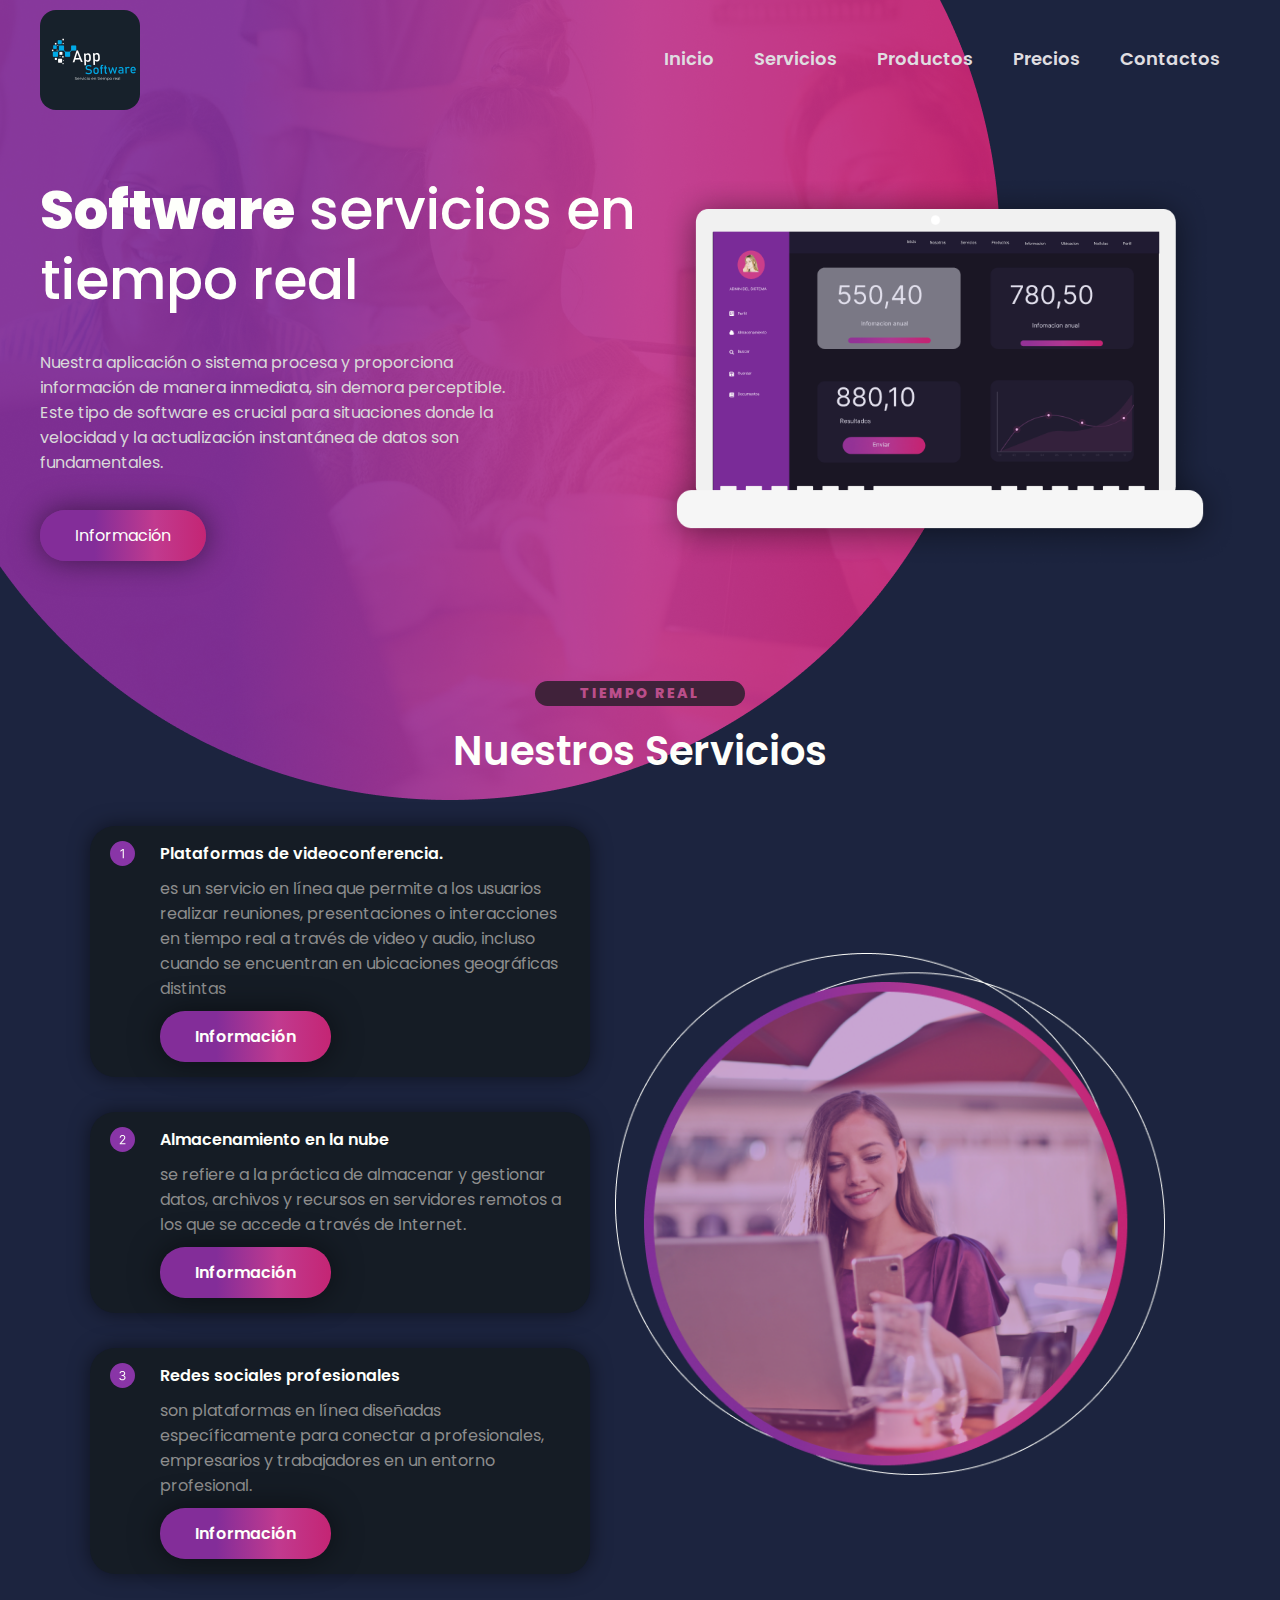
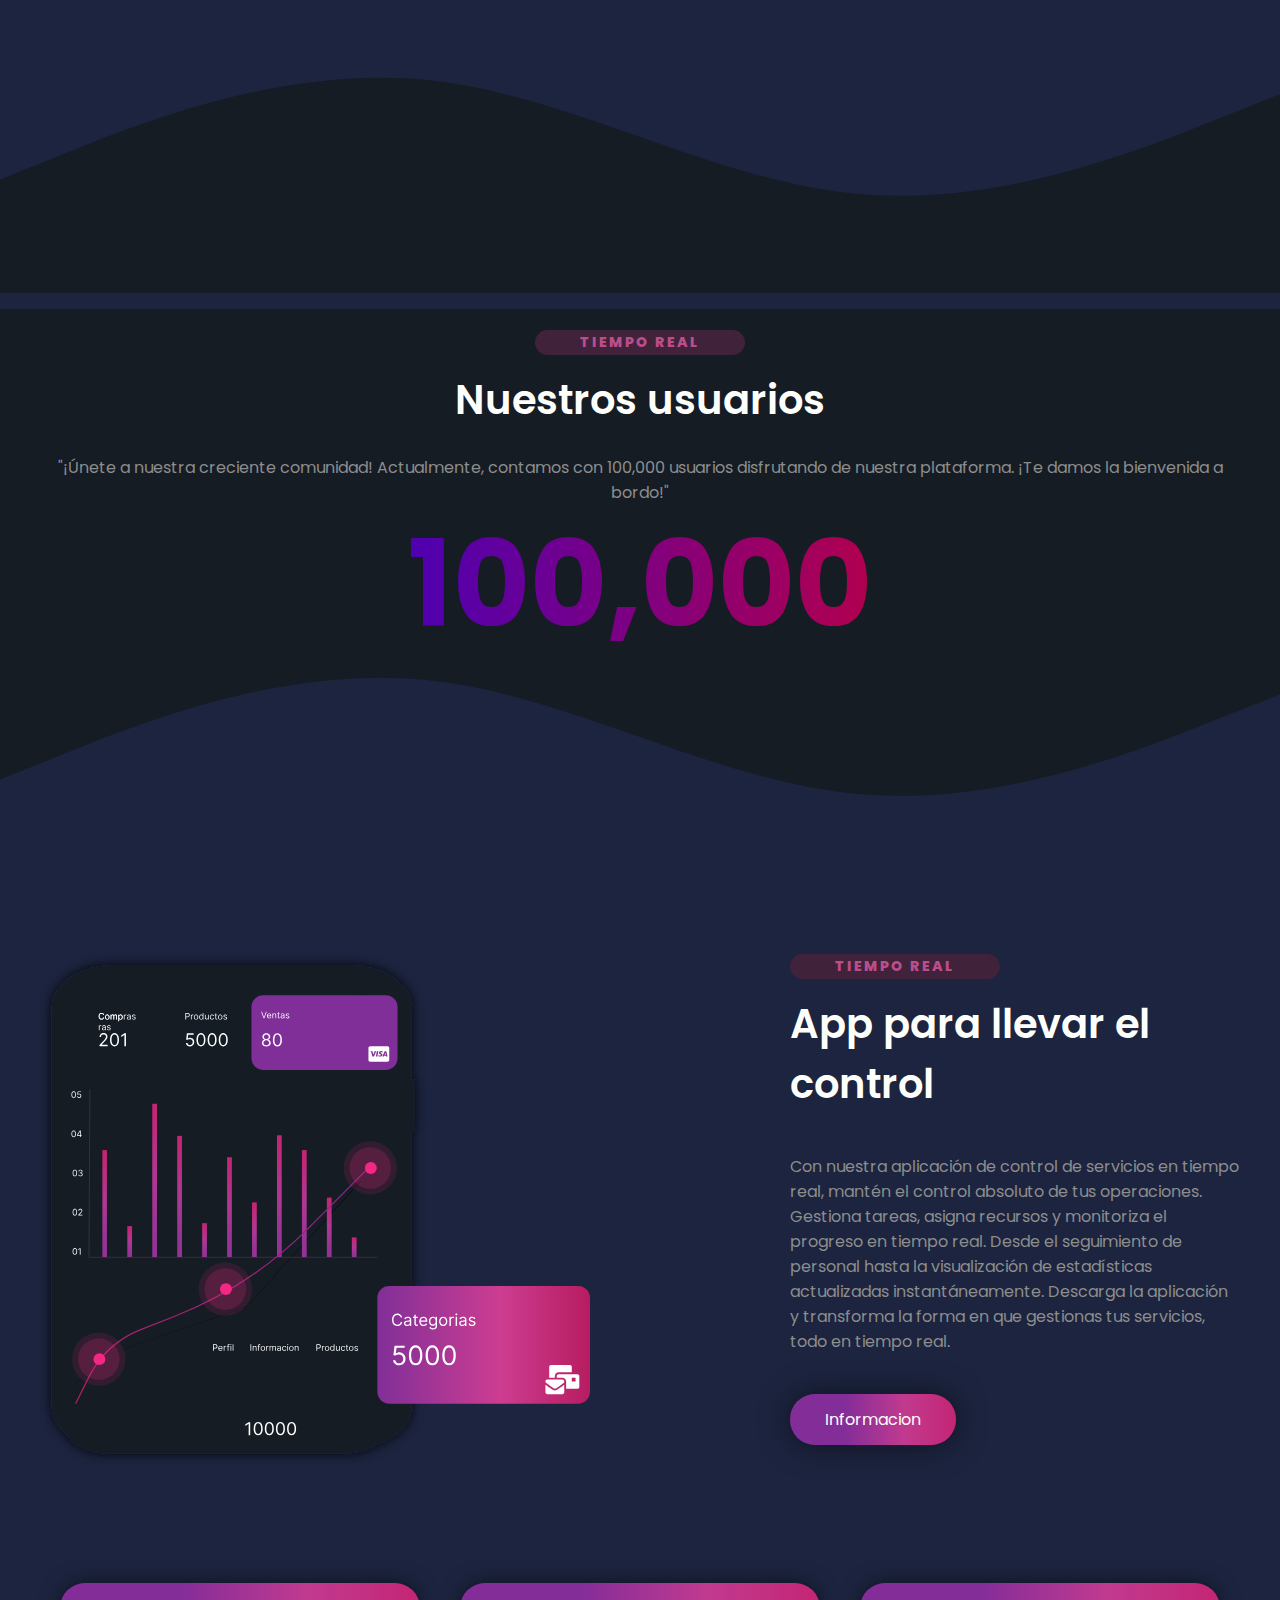
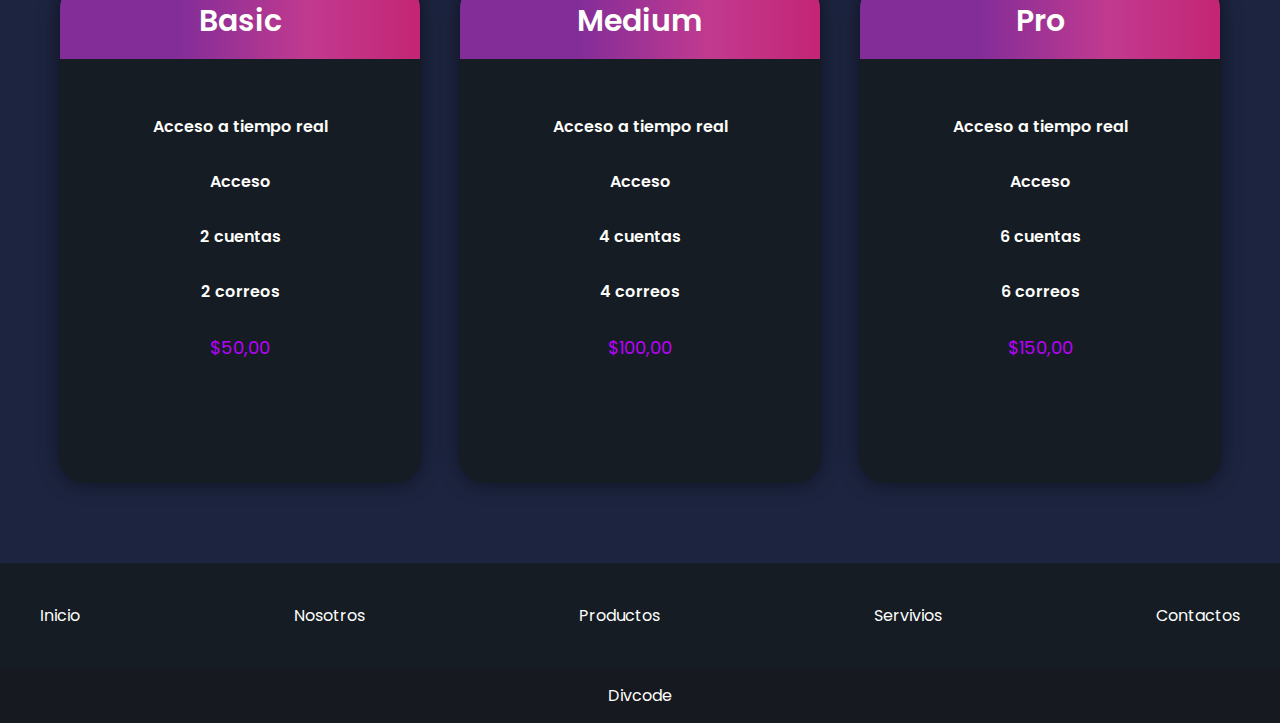
<file: index.html>
<!DOCTYPE html>
<html lang="en">
<head>
    <meta charset="UTF-8">
    <meta name="viewport" content="width=device-width, initial-scale=1.0">
    <title>software-app</title>
    <link rel="icon" type="image/x-icon" href="./Imag/logo-dof.jpg">
    <link rel="stylesheet" href="style.css">
</head>
<body>
    <header class="header">
        
        <img class="bg" src="./Imag/bg.png" alt="">
        <div class="menu container">
            <a href="#"><img class="logo" src="./Imag/logo-dof.jpg" alt=""></a>
            <input type="checkbox" id="menu">
            <label for="menu"><img src="./Imag/menu.png" class="menu-icono" alt=""></label>
            <nav class="navbar">
                <ul>
                    <li><a href="#">Inicio</a></li>
                    <li><a href="./pages/services.html">Servicios</a></li>
                    <li><a href="./pages/productos.html">Productos</a></li>
                    <li><a href="#prices-sec">Precios</a></li>
                    <li><a href="https://wa.me/573014332494" target="_blank">Contactos</a></li>
                </ul>
            </nav>
        </div>

        <div class="header-content container">
            <div class="header-txt">
                <h1><span>Software</span> servicios en tiempo real</h1>
                <p>
                    Nuestra aplicación o sistema procesa y proporciona información de manera inmediata, sin demora perceptible. Este tipo de software es crucial para situaciones donde la velocidad y la actualización instantánea de datos son fundamentales.
                </p>
                <a href="https://wa.me/573014332494" target="_blank" class="btn-1">Información</a>
            </div>
            <div class="header-img">
                <img class="lap" src="./Imag/lap.png" alt="">
            </div>
        </div>

    </header>

    <main class="services container">
        <a class="info" href="#">Tiempo real</a>
        <h2>Nuestros Servicios</h2>

        <div class="services-content">
            <div class="services-txt">
                <div class="services-card">
                    <img src="./Imag/1.svg" alt="">
                    <div class="card-txt">
                        <h3>Plataformas de videoconferencia.</h3>
                        <p>es un servicio en línea que permite a los usuarios realizar reuniones, presentaciones o interacciones en tiempo real a través de video y audio, incluso cuando se encuentran en ubicaciones geográficas distintas</p>
                           <a class="btn-1" href="https://wa.me/573014332494" target="_blank">Información</a>
                    </div>
                </div>
                <div class="services-card">
                    <img src="./Imag/2.svg" alt="">
                    <div class="card-txt">
                        <h3>Almacenamiento en la nube</h3>
                        <p>se refiere a la práctica de almacenar y gestionar datos, archivos y recursos en servidores remotos a los que se accede a través de Internet.</p>
                           <a class="btn-1" href="https://wa.me/573014332494" target="_blank">Información</a>
                    </div>
                </div>
                <div class="services-card">
                    <img src="./Imag/3.svg" alt="">
                    <div class="card-txt">
                        <h3>Redes sociales profesionales</h3>
                        <p>son plataformas en línea diseñadas específicamente para conectar a profesionales, empresarios y trabajadores en un entorno profesional. </p>
                           <a href="https://wa.me/573014332494" target="_blank" class="btn-1">Información</a>
                    </div>
                </div>
            </div>

            <div class="services-img">
                <img src="./Imag/woman.png" alt="">
            </div>
        </div>
    </main>

    <section class="usuarios">
        <img class="wave-1" src="./Imag/wave1.svg" alt="">
        <img class="wave-2" src="./Imag/wave2.svg" alt="">
        <div class="usuarios-txt container">
            <a href="#" class="info">Tiempo real</a>
            <h2>Nuestros usuarios</h2>
            <p>
                "¡Únete a nuestra creciente comunidad! Actualmente, contamos con 100,000 usuarios disfrutando de nuestra plataforma. ¡Te damos la bienvenida a bordo!"
            </p>
            <h3>100,000</h3>
        </div>

    </section>

    <section class="app container">
        <div class="app-1">
            <img src="./Imag/app.svg" alt="">
        </div>
        <div class="app-2">
            <a href="#" class="info">Tiempo real</a>
            <h2>App para llevar el control</h2>
            <p>
                Con nuestra aplicación de control de servicios en tiempo real, mantén el control absoluto de tus operaciones. Gestiona tareas, asigna recursos y monitoriza el progreso en tiempo real. Desde el seguimiento de personal hasta la visualización de estadísticas actualizadas instantáneamente. 
                Descarga la aplicación y transforma la forma en que gestionas tus servicios, todo en tiempo real.
            </p>
            <a href="https://wa.me/573014332494" target="_blank" class="btn-1">Informacion</a>
        </div>
    </section>

    <section class="prices-sec" id="prices-sec">
        <div class="prices container">
            <div class="price">
                <h3>Basic</h3>
                <ul>
                    <li>Acceso a tiempo real</li>
                    <li>Acceso</li>
                    <li>2 cuentas</li>
                    <li>2 correos</li>
                </ul>
                <p>$50,00</p>
            </div>
            <div class="price">
                <h3>Medium</h3>
                <ul>
                    <li>Acceso a tiempo real</li>
                    <li>Acceso</li>
                    <li>4 cuentas</li>
                    <li>4 correos</li>
                </ul>
                <p>$100,00</p>
            </div><div class="price">
                <h3>Pro</h3>
                <ul>
                    <li>Acceso a tiempo real</li>
                    <li>Acceso</li>
                    <li>6 cuentas</li>
                    <li>6 correos</li>
                </ul>
                <p>$150,00</p>
            </div>
            </div>
    </section>

    <footer class="footer">
        <div class="footer-1 container">
            <ul>
            <li><a href="#">Inicio</a></li>
            <li><a href="#">Nosotros</a></li>
            <li><a href="./pages/productos.html">Productos</a></li>
            <li><a href="./pages/services.html">Servivios</a></li>
            <li><a href="https://wa.me/573014332494" target="_blank">Contactos</a></li>
        </ul>
        </div>
        <div class="footer-2">
            <p>Divcode</p>
        </div>
    </footer>
</body>
</html>
</file>
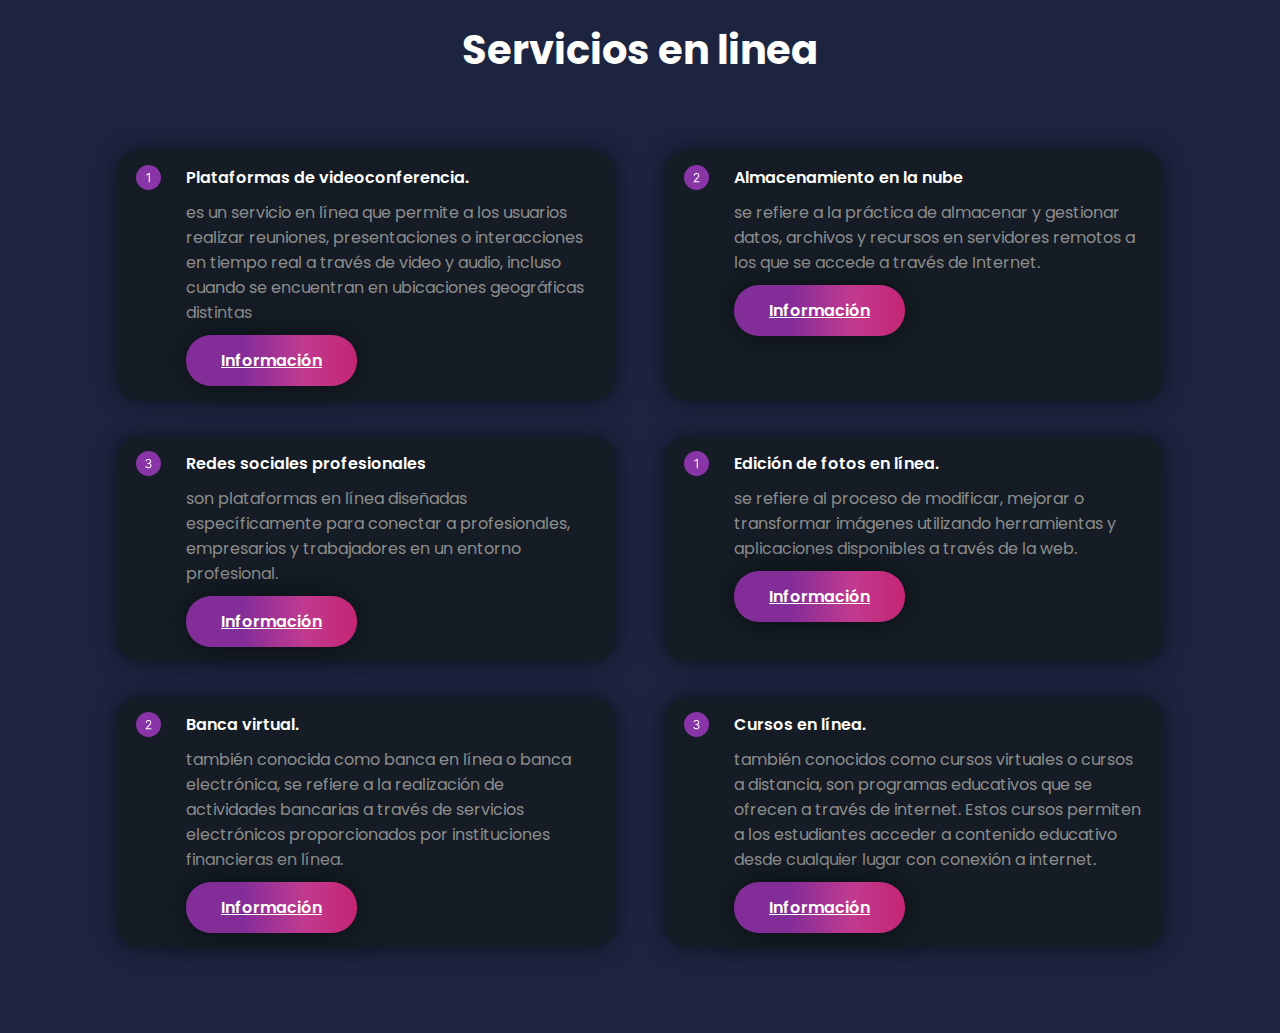
<file: pages/services.html>
<!DOCTYPE html>
<html lang="en">
<head>
    <meta charset="UTF-8">
    <meta name="viewport" content="width=device-width, initial-scale=1.0">
    <title>Document</title>
    <link rel="stylesheet" href="servis.css">
</head>
<body>

    <h1>Servicios en linea</h1>
    <div class="services-content">
        <div class="services-txt">
            <div class="services-card">
                <img src="../Imag/1.svg" alt="">
                <div class="card-txt">
                    <h3>Plataformas de videoconferencia.</h3>
                    <p>es un servicio en línea que permite a los usuarios realizar reuniones, presentaciones o interacciones en tiempo real a través de video y audio, incluso cuando se encuentran en ubicaciones geográficas distintas</p>
                       <a class="btn-1" href="https://wa.me/573014332494" target="_blank">Información</a>
                </div>
            </div>
            <div class="services-card">
                <img src="../Imag/2.svg" alt="">
                <div class="card-txt">
                    <h3>Almacenamiento en la nube</h3>
                    <p>se refiere a la práctica de almacenar y gestionar datos, archivos y recursos en servidores remotos a los que se accede a través de Internet.</p>
                       <a class="btn-1" href="https://wa.me/573014332494" target="_blank">Información</a>
                </div>
            </div>
            <div class="services-card">
                <img src="../Imag/3.svg" alt="">
                <div class="card-txt">
                    <h3>Redes sociales profesionales</h3>
                    <p>son plataformas en línea diseñadas específicamente para conectar a profesionales, empresarios y trabajadores en un entorno profesional. </p>
                       <a href="https://wa.me/573014332494" target="_blank" class="btn-1">Información</a>
                </div>
            </div>
            <div class="services-card">
                <img src="../Imag/1.svg" alt="">
                <div class="card-txt">
                    <h3>Edición de fotos en línea.</h3>
                    <p>se refiere al proceso de modificar, mejorar o transformar imágenes utilizando herramientas y aplicaciones disponibles a través de la web. </p>
                       <a href="https://wa.me/573014332494" target="_blank" class="btn-1">Información</a>
                </div>
            </div>
            <div class="services-card">
                <img src="../Imag/2.svg" alt="">
                <div class="card-txt">
                    <h3>Banca virtual.</h3>
                    <p>también conocida como banca en línea o banca electrónica, se refiere a la realización de actividades bancarias a través de servicios electrónicos proporcionados por instituciones financieras en línea.</p>
                       <a href="https://wa.me/573014332494" target="_blank" class="btn-1">Información</a>
                </div>
            </div>
            <div class="services-card">
                <img src="../Imag/3.svg" alt="">
                <div class="card-txt">
                    <h3>Cursos en línea.</h3>
                    <p>también conocidos como cursos virtuales o cursos a distancia, son programas educativos que se ofrecen a través de internet. Estos cursos permiten a los estudiantes acceder a contenido educativo desde cualquier lugar con conexión a internet.</p>
                       <a href="https://wa.me/573014332494" target="_blank" class="btn-1">Información</a>
                </div>
            </div>
        </div>
    </div>
</body>
</html>
</file>
<file: style.css>
@import url('https://fonts.googleapis.com/css2?family=Orbitron:wght@600&family=Poppins:wght@300&display=swap');

*{
    margin: 0;
    padding: 0;
    box-sizing: border-box;
    text-decoration: none;
    list-style: none;
}

body {
    font-family: 'Poppins';
    background-color: #1c243f;
}
.container{
    max-width: 1200px;
    margin: 0 auto;
}

.header{
    display: flex;
    position: relative;
    min-height: 70vh;
    align-items: center;
}

.menu{
    position: absolute;
    top: 0;
    left: 0;
    right: 0;
    display: flex;
    align-items: center;
    justify-content: space-between;
    z-index: 1000;
}

.logo{
    width: 100px;
    border-radius: 1rem;
    margin-top: 10px;
    height: auto;
}

.menu .navbar ul li{
    position: relative;
    float: left;
}

.menu .navbar ul li a{
    font-size: 18px;
    padding: 20px;
    color: #dfdde0;
    display: block;
    font-weight: 600;
}

.menu .navbar ul li a:hover{
    color: #fd00ad;
}

#menu{
    display: none;
}

.menu-icono{
    width: 30px;
}

.menu label{
    cursor: pointer;
    display: none;
}

.bg{
    position: absolute;
    width: 1100;
    z-index: -1;
    left: -100px;
    top: -300px;
}

.header-content{
    display: flex;
    margin-top: 120px;
}

.header-txt{
    width: 50%;
}

.header-txt h1{
    font-size: 55px;
    line-height: 70px;
    color: #fefffb;
    font-weight: 500;
    margin-bottom: 35px;
}

.header-txt span{
    font-weight: 800;
}

.header-txt p{
    color: #d9d9d9;
    font-size: 16px;
    margin-bottom: 35px;
    width: 80%;
}

.header-img{
    width: 50%;
}

.lap{
    width: 600px;
}

.btn-1{
    display: inline-block;
    padding: 13px 35px;
    color: #fefffb;
    border-radius: 25px;
    background: linear-gradient(
        90deg,
        rgba(131,45,153,1) 33%,
        rgba(193,58,143,1) 69%,
        rgba(196,37,116,1) 100%
    );
    box-shadow: 0 0 30px rgba(0, 0, 0, 0.5);
}

.services{
    padding: 50px 0;
    text-align: center;
}

.info{
    display: inline-block;
    font-size: 14px;
    font-weight: 800;
    padding: 2px 45px;
    border-radius: 25px;
    letter-spacing: 2px;
    text-transform: uppercase;
    color: #bb4e8a;
    background-color: #40223a;
    margin-bottom: 15px;
}

.services h2{
    font-size: 40px;
    font-weight: 600;
    color: #fefffb;
    margin-bottom: 45px;
}

.services-content{
    display: flex;
    justify-content: center;
    align-items: center;
}

.services.txt{
    width: 50%;
}

.services-card{
    display: flex;
    background-color: #151c25;
    padding: 15px 20px;
    align-items: flex-start;
    border-radius: 25px;
    width: 500px;
    margin-bottom: 35px;
    box-shadow: 0 0 20px rgba(0, 0, 0, 0.5);
}

.services-card img{
    width: 25px;
    margin-right: 25px;
}

.card-txt{
    text-align: left;
}

.card-txt h3{
    font-size: 16px;
    font-weight: 600;
    color: #fefffb;
    margin-bottom: 10px;
}

.card-txt p{
    font-size: 16px;
    color: #8d8d8d;
    margin-bottom: 10px;
}

.card-txt a{
    font-size: 16px;
    font-weight: 600;
    color: #fefffb;
}

.services-img{
    width: 50%;
}

.services-img img{
    width: 550px;
}

.usuarios {
    margin: 250px 0;
    padding: 20px 0;
    position: relative;
    background-color: #151c24;
}

.wave-1{
    display: inline-block;
    position: absolute;
    width: 100%;
    top: -300px;
    z-index: -1;
}

.wave-2{
    display: inline-block;
    position: absolute;
    width: 100%;
    top: 300px;
    z-index: -1;
}

.usuarios-txt{
    text-align: center;
}

.usuarios-txt h2{
    font-size: 40px;
    font-weight: 600;
    color: #fefffb;
    margin-bottom: 25px;
}

.usuarios-txt p{
    font-size: 16px;
    color: #8d8d8d;
    margin-bottom: 10px;
}

.usuarios-txt h3{
    background: #ccc;
    background: linear-gradient(90deg, blue, red);
    font-size: 120px;
    line-height: 115%;
    -webkit-text-fill-color: transparent;
    -webkit-background-clip: text;
}

.app{
    display: flex;
    padding: 30px 0;
}

.app-1{
    width: 50%;
}

.app-1 img{
    width: 550px;
}

.app-2{
    width: 50%;
    padding-left: 150px;
}

.app-2 h2{
   font-size: 40px;
   font-weight: 600;
   color: #fefffb;
   margin-bottom: 40px; 
}

.app-2 p{
    font-size: 16px;
    color: #8d8d8d;
    margin-bottom: 40px;
}

.prices-sec{
    padding: 80px 0;
}

.prices{
    display: flex;
    justify-content: space-between;
}

.price{
    background-color: #151c24;
    padding-bottom: 20px;
    margin: 0 20px;
    box-shadow: 0 0 20px rgba(0, 0, 0, 0.5);
    border-radius: 25px;
    text-align: center;
    width: 30%;
    height: 500px;
}

.price h3{
    font-size: 30px;
    font-weight: 600;
    color: #fefffb;
    margin-bottom: 35px;
    padding: 15px;
    border-radius: 25px 25px 0 0;
    background: linear-gradient(
        90deg,
        rgba(131,45,153,1) 33%,
        rgba(193,58,143,1) 69%,
        rgba(196,37,116,1) 100%
    );
}

.price ul{
    margin-top: 55px;
}

.price ul li{
    font-size: 16px;
    font-weight: 600;
    color: #fefffb;
    margin-bottom: 30px;
}

.price p{
    font-size: 18px;
    color: #ba00fd;
}

.footer{
    padding-top: 40px;
    background-color: #151c24;
}

.footer-1{
    padding-bottom: 40px;
}

.footer-1 ul{
    display: flex;
    justify-content: space-between;
}

.footer-1 ul li a{
    color: #fefffb;
}


.footer-1 ul li a:hover{
    color: #ba00fd;
}

.footer-2 {
    padding: 15px;
    text-align: center;
    color: #fefffb;
    background-color: #16191f;
}

@media(max-width: 991px){
    .menu{
        padding: 30px;
    }

    .menu label{
        display: initial;
    }

    .menu  .navbar {
        position: absolute;
        top: 100%;
        left: 0;
        right: 0;
        background-color: #151c24;
        display: none;
    }

    .menu .navbar ul li{
        width: 100%;
    }

    #menu:checked ~ .navbar{
        display: initial;
    }

    .bg {
        width: 300px;
        left: -100px;
        top: -50px;
    }

    .header{
        min-height: 45vh;
    }

    .header-content{
        flex-direction: column;
        padding: 100px 30px 0 30px;
    }

    .header-txt{
        width: 100%;
    }

    .header-txt h1{
        font-size: 45px;
        line-height: 50px;
        margin-bottom: 15px;
    }

    .header-img{
        width: 100%;
    }

    .lap{
        width: 250px;
    }

    .btn-1{
        margin-bottom: 25px;
    }
    .services{
        padding: 30px;
    }
    .services-content{
        flex-direction: column;
    }
    .services-card{
        width: 95%;
    }
    .services.txt{
        width: 100%;
    }

    .services-img{
        width: 200px;
        
    }

    .services-img img{
        width: 250px;
    }

    .usuarios{
        margin: 0;
        padding: 50px 30px;
    }
    .wave-1,
    .wave-2{
        display: none;
    }

    .usuarios-txt h3{
        font-size: 70px;
    }

    .app {
        flex-direction: column;
        padding: 50px 30px;
        align-items: center;
        text-align: center;
    }

    .app-1{
        width: 100%;
    }

    .app-1 img{
        width: 250px;
        margin-bottom: 35px;
    }

    .app-2{
        width: 100%;
        padding-left: 0;
    }
    .prices-sec{
        padding: 0;
    }
    .prices{
        flex-direction: column;
        align-items: center;
    }
    .price{
        width: 70%;
        height: 400px;
        margin-bottom: 35px;
    }
    .price h3{
        font-size: 25px;
    }

    .footer{
        text-align: center;
    }    

    .footer-1{
        padding-bottom: 10px;
    }
    .footer-1 ul{
        flex-direction: column;
    }
    .footer-1 ul li a{
        display: block;
        margin-bottom: 15px;
    }
}
</file>
<file: pages/servis.css>
@import url('https://fonts.googleapis.com/css2?family=Orbitron:wght@600&family=Poppins:wght@300&display=swap');

*{
    margin: 0;
    padding: 0;
    box-sizing: border-box;
}

body{
    background-color: #1c243f;
    font-family: 'Poppins';
}

h1{
    text-align: center;
    padding: 20px 0px;
    font-size: 40px;
    font-weight: 700;
    color: #fefffb;
}
.services-content{
    display: flex;
    justify-content: center;
    align-items: center;
    padding: 50px 0px;
}

.services h2{
    font-size: 40px;
    font-weight: 600;
    color: #fefffb;
    margin-bottom: 45px;
}


.services-card{
    display: flex;
    background-color: #151c25;
    padding: 15px 20px;
    align-items: flex-start;
    border-radius: 25px;
    width: 500px;
    margin-bottom: 35px;
    box-shadow: 0 0 20px rgba(0, 0, 0, 0.5);
}

.services-card img{
    width: 25px;
    margin-right: 25px;
}

.card-txt{
    text-align: left;
}

.card-txt h3{
    font-size: 16px;
    font-weight: 600;
    color: #fefffb;
    margin-bottom: 10px;
}

.card-txt p{
    font-size: 16px;
    color: #8d8d8d;
    margin-bottom: 10px;
}

.card-txt a{
    font-size: 16px;
    font-weight: 600;
    color: #fefffb;
}

.services-txt{
    display: grid;
    grid-template-columns: repeat(
        2, 1fr
    );
    column-gap: 3rem;
}

.btn-1{
    display: inline-block;
    padding: 13px 35px;
    color: #fefffb;
    border-radius: 25px;
    background: linear-gradient(
        90deg,
        rgba(131,45,153,1) 33%,
        rgba(193,58,143,1) 69%,
        rgba(196,37,116,1) 100%
    );
    box-shadow: 0 0 30px rgba(0, 0, 0, 0.5);
}

@media (max-width: 991px) {
    h1{
        padding: 10px 0px;
    }
    .services-txt{
        display: grid;
        grid-template-columns: repeat(1, 1fr);
    }

    .services-card{
        width: 400px;
        padding: 15px 10px;
    }
}
</file>
